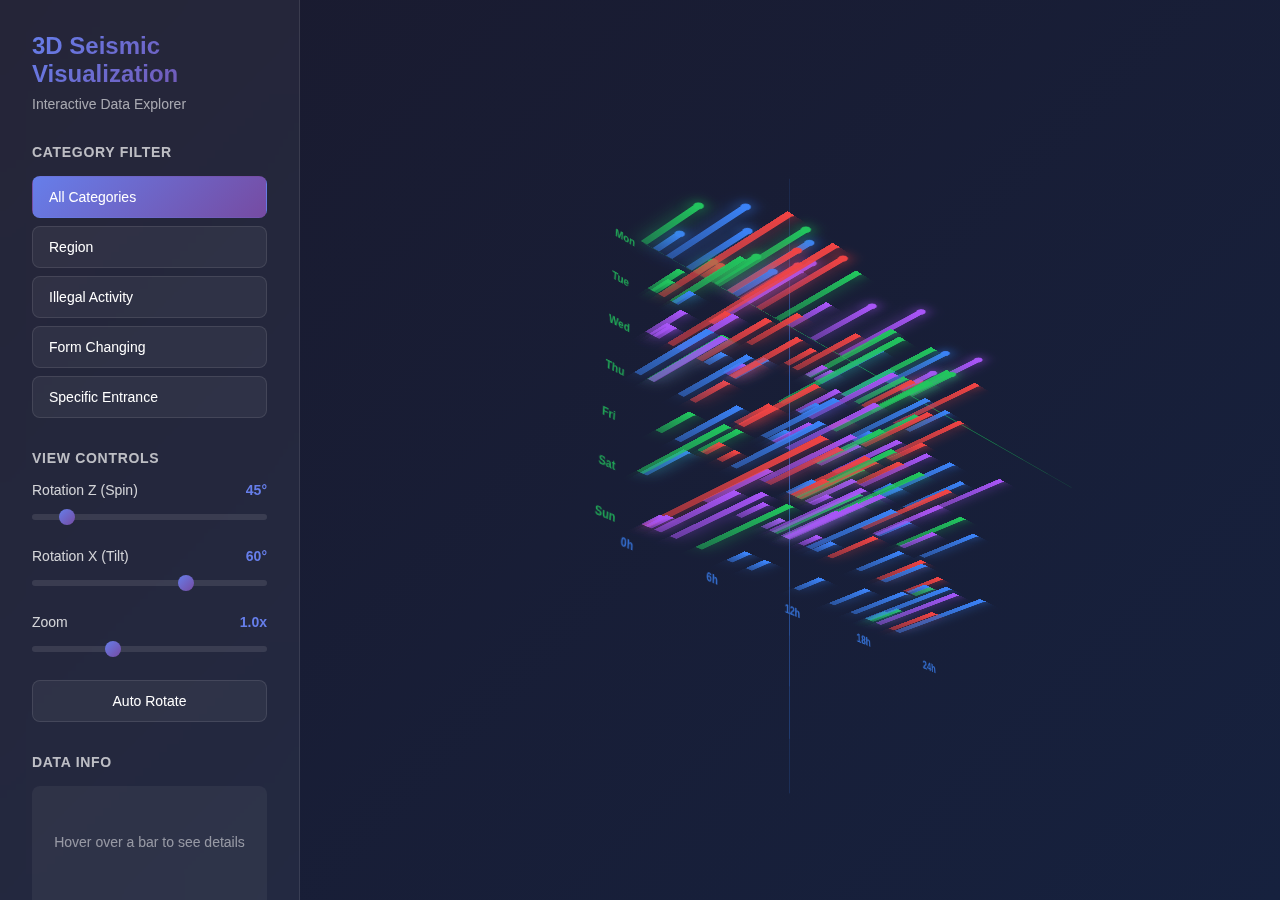
<file: Sound Visualization_v2/index.html>
<!DOCTYPE html>
<html lang="en">
<head>
    <meta charset="UTF-8">
    <meta name="viewport" content="width=device-width, initial-scale=1.0">
    <title>3D Seismic Visualization</title>
    <link rel="stylesheet" href="styles.css">
</head>
<body>
    <div class="container">
        <!-- Sidebar -->
        <div class="sidebar">
            <h1>3D Seismic Visualization</h1>
            <p class="subtitle">Interactive Data Explorer</p>

            <!-- Filters -->
            <div class="section">
                <h3 class="section-title">Category Filter</h3>
                <div class="filters">
                    <button class="filter-btn active" data-category="all">All Categories</button>
                    <button class="filter-btn" data-category="region">Region</button>
                    <button class="filter-btn" data-category="illegal">Illegal Activity</button>
                    <button class="filter-btn" data-category="form_changing">Form Changing</button>
                    <button class="filter-btn" data-category="entrance">Specific Entrance</button>
                </div>
            </div>

            <!-- View Controls -->
            <div class="section">
                <h3 class="section-title">View Controls</h3>
                
                <div class="control-group">
                    <div class="control-label">
                        <span>Rotation Z (Spin)</span>
                        <span class="control-value" id="rotationZValue">45°</span>
                    </div>
                    <input type="range" id="rotationZ" min="0" max="360" value="45" step="1">
                </div>

                <div class="control-group">
                    <div class="control-label">
                        <span>Rotation X (Tilt)</span>
                        <span class="control-value" id="rotationXValue">60°</span>
                    </div>
                    <input type="range" id="rotationX" min="0" max="90" value="60" step="1">
                </div>

                <div class="control-group">
                    <div class="control-label">
                        <span>Zoom</span>
                        <span class="control-value" id="zoomValue">1.0x</span>
                    </div>
                    <input type="range" id="zoom" min="0.5" max="2" value="1" step="0.1">
                </div>

                <button class="auto-rotate-btn" id="autoRotateBtn">Auto Rotate</button>
            </div>

            <!-- Info Panel -->
            <div class="section">
                <h3 class="section-title">Data Info</h3>
                <div class="info-panel" id="infoPanel">
                    <div class="info-placeholder">Hover over a bar to see details</div>
                </div>
            </div>

            <!-- Axes Info -->
            <div class="section">
                <h3 class="section-title">Axes:</h3>
                <div style="font-size: 0.75rem; color: rgba(255,255,255,0.7); line-height: 1.6;">
                    <div><strong style="color: #3b82f6;">X-axis (Blue):</strong> Time of Day (0-24h)</div>
                    <div><strong style="color: #22c55e;">Y-axis (Cyan):</strong> Day of Week</div>
                    <div><strong style="color: #ef4444;">Z-axis (Height):</strong> Signal Amplitude</div>
                </div>
            </div>
        </div>

        <!-- Main Content -->
        <div class="main-content">
            <div class="viewport" id="viewport">
                <div class="scene-container">
                    <div class="scene" id="scene">
                        <!-- Grid -->
                        <div class="grid-lines" id="gridLines"></div>
                        
                        <!-- Axis labels -->
                        <div class="axis-labels" id="axisLabels"></div>
                        
                        <!-- Data points -->
                        <div class="data-points" id="dataPoints"></div>
                    </div>
                </div>
            </div>
        </div>
    </div>

    <script src="app.js"></script>
</body>
</html>
</file>
<file: Sound Visualization_v2/styles.css>
* {
    margin: 0;
    padding: 0;
    box-sizing: border-box;
}

body {
    font-family: 'Segoe UI', Tahoma, Geneva, Verdana, sans-serif;
    background: linear-gradient(135deg, #1a1a2e 0%, #16213e 100%);
    color: #fff;
    overflow: hidden;
    height: 100vh;
}

.container {
    display: flex;
    height: 100vh;
}

/* Sidebar */
.sidebar {
    width: 300px;
    background: rgba(255, 255, 255, 0.05);
    backdrop-filter: blur(10px);
    border-right: 1px solid rgba(255, 255, 255, 0.1);
    padding: 2rem;
    overflow-y: auto;
}

.sidebar h1 {
    font-size: 1.5rem;
    margin-bottom: 0.5rem;
    background: linear-gradient(135deg, #667eea 0%, #764ba2 100%);
    -webkit-background-clip: text;
    -webkit-text-fill-color: transparent;
}

.subtitle {
    font-size: 0.875rem;
    color: rgba(255, 255, 255, 0.6);
    margin-bottom: 2rem;
}

.section {
    margin-bottom: 2rem;
}

.section-title {
    font-size: 0.875rem;
    font-weight: 600;
    text-transform: uppercase;
    letter-spacing: 0.05em;
    color: rgba(255, 255, 255, 0.7);
    margin-bottom: 1rem;
}

/* Filters */
.filters {
    display: flex;
    flex-direction: column;
    gap: 0.5rem;
}

.filter-btn {
    padding: 0.75rem 1rem;
    background: rgba(255, 255, 255, 0.05);
    border: 1px solid rgba(255, 255, 255, 0.1);
    border-radius: 0.5rem;
    color: #fff;
    cursor: pointer;
    transition: all 0.3s ease;
    font-size: 0.875rem;
    text-align: left;
}

.filter-btn:hover {
    background: rgba(255, 255, 255, 0.1);
    transform: translateX(4px);
}

.filter-btn.active {
    background: linear-gradient(135deg, #667eea 0%, #764ba2 100%);
    border-color: transparent;
}

/* Controls */
.control-group {
    margin-bottom: 1.5rem;
}

.control-label {
    display: flex;
    justify-content: space-between;
    margin-bottom: 0.5rem;
    font-size: 0.875rem;
    color: rgba(255, 255, 255, 0.8);
}

.control-value {
    color: #667eea;
    font-weight: 600;
}

input[type="range"] {
    width: 100%;
    height: 6px;
    background: rgba(255, 255, 255, 0.1);
    border-radius: 3px;
    outline: none;
    -webkit-appearance: none;
}

input[type="range"]::-webkit-slider-thumb {
    -webkit-appearance: none;
    width: 16px;
    height: 16px;
    background: linear-gradient(135deg, #667eea 0%, #764ba2 100%);
    border-radius: 50%;
    cursor: pointer;
}

input[type="range"]::-moz-range-thumb {
    width: 16px;
    height: 16px;
    background: linear-gradient(135deg, #667eea 0%, #764ba2 100%);
    border-radius: 50%;
    cursor: pointer;
    border: none;
}

.auto-rotate-btn {
    width: 100%;
    padding: 0.75rem;
    background: rgba(255, 255, 255, 0.05);
    border: 1px solid rgba(255, 255, 255, 0.1);
    border-radius: 0.5rem;
    color: #fff;
    cursor: pointer;
    transition: all 0.3s ease;
    font-size: 0.875rem;
}

.auto-rotate-btn:hover {
    background: rgba(255, 255, 255, 0.1);
}

.auto-rotate-btn.active {
    background: linear-gradient(135deg, #667eea 0%, #764ba2 100%);
    border-color: transparent;
}

/* Info Panel */
.info-panel {
    background: rgba(255, 255, 255, 0.05);
    border-radius: 0.5rem;
    padding: 1rem;
    min-height: 200px;
}

.info-placeholder {
    color: rgba(255, 255, 255, 0.5);
    font-size: 0.875rem;
    text-align: center;
    padding: 2rem 0;
}

.info-content {
    font-size: 0.875rem;
}

.info-row {
    display: flex;
    justify-content: space-between;
    align-items: center;
    padding: 0.75rem 0;
    border-bottom: 1px solid rgba(255, 255, 255, 0.1);
}

.info-label {
    color: rgba(255, 255, 255, 0.7);
    font-weight: 500;
}

.info-value {
    color: #fff;
    font-weight: 600;
}

.category-badge {
    padding: 0.25rem 0.75rem;
    border-radius: 1rem;
    font-size: 0.75rem;
    font-weight: 600;
}

.amplitude-bar {
    display: flex;
    align-items: center;
    gap: 0.75rem;
    flex: 1;
}

.bar-container {
    flex: 1;
    height: 8px;
    background: rgba(255, 255, 255, 0.1);
    border-radius: 4px;
    overflow: hidden;
}

.bar-fill {
    height: 100%;
    background: linear-gradient(90deg, #667eea 0%, #764ba2 100%);
    transition: width 0.3s ease;
}

.amplitude-value {
    color: #fff;
    font-weight: 600;
    min-width: 45px;
    text-align: right;
}

/* Main Content */
.main-content {
    flex: 1;
    position: relative;
    overflow: hidden;
}

.viewport {
    width: 100%;
    height: 100%;
    perspective: 1500px;
    cursor: move;
}

.scene-container {
    width: 100%;
    height: 100%;
    display: flex;
    align-items: center;
    justify-content: center;
    transform-style: preserve-3d;
}

.scene {
    position: relative;
    transform-style: preserve-3d;
    transition: transform 0.05s linear;
}

/* Grid Lines */
.grid-lines {
    position: absolute;
    transform-style: preserve-3d;
}

.grid-line {
    position: absolute;
    transform-style: preserve-3d;
}

.grid-line.x-line {
    height: 1px;
    width: 400px;
    background: rgba(59, 130, 246, 0.2); /* Blue for X (time) */
}

.grid-line.z-line {
    height: 1px;
    width: 300px;
    background: rgba(34, 197, 94, 0.2); /* Green for Z (days) */
}

/* Axis Labels */
.axis-labels {
    position: absolute;
    transform-style: preserve-3d;
}

.axis-label {
    position: absolute;
    font-size: 0.75rem;
    color: rgba(255, 255, 255, 0.6);
    font-weight: 600;
    white-space: nowrap;
    pointer-events: none;
    transform-style: preserve-3d;
}

.time-label {
    color: rgba(59, 130, 246, 0.8);
}

.day-label {
    color: rgba(34, 197, 94, 0.8);
}

/* Data Points */
.data-points {
    position: absolute;
    transform-style: preserve-3d;
}

.data-point {
    position: absolute;
    transform-style: preserve-3d;
}

.data-bar {
    width: 8px;
    border-radius: 4px 4px 0 0;
    transition: all 0.2s ease;
    cursor: pointer;
    position: absolute;
    bottom: 0;
    left: 50%;
    margin-left: -4px;
    transform-origin: bottom center;
}

.bar-top {
    position: absolute;
    top: -5px;
    left: 50%;
    transform: translateX(-50%);
    width: 10px;
    height: 10px;
    border-radius: 50%;
}

.data-bar:hover {
    filter: brightness(1.5);
}
</file>
